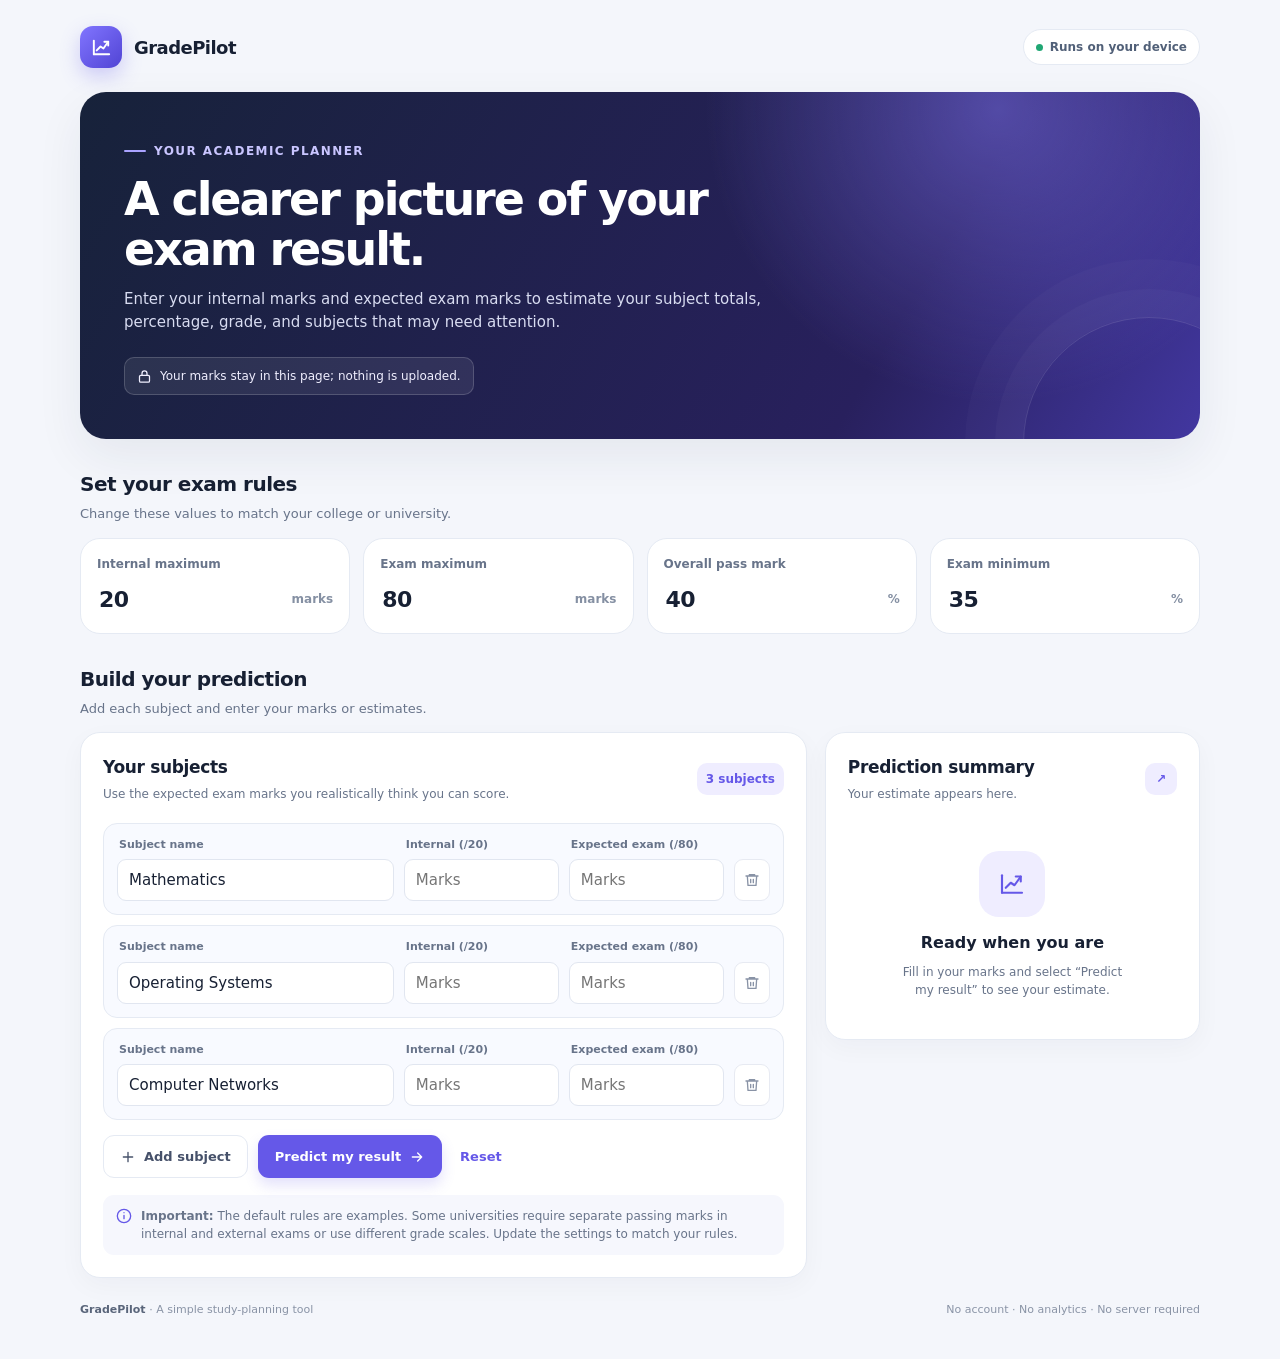
<file: index.html>
<!DOCTYPE html>
<html lang="en">
<head>
  <meta charset="UTF-8" />
  <meta name="viewport" content="width=device-width, initial-scale=1.0" />
  <meta name="theme-color" content="#101827" />
  <title>Exam Result Predictor</title>
  <style>
    :root {
      color-scheme: light;
      --bg: #f4f6fb;
      --surface: #ffffff;
      --surface-soft: #f8faff;
      --ink: #172033;
      --muted: #68748a;
      --line: #e5eaf3;
      --brand: #6558e8;
      --brand-dark: #5144d4;
      --brand-soft: #efedff;
      --green: #15845d;
      --green-soft: #e8f8f0;
      --amber: #a76508;
      --amber-soft: #fff4dc;
      --red: #bf3c4b;
      --red-soft: #fff0f1;
      --shadow: 0 18px 48px rgba(27, 38, 70, .07);
      --radius: 20px;
    }
    * { box-sizing: border-box; }
    html { scroll-behavior: smooth; }
    body {
      margin: 0;
      background: var(--bg);
      color: var(--ink);
      font: 15px/1.5 system-ui, -apple-system, BlinkMacSystemFont, "Segoe UI", sans-serif;
    }
    button, input { font: inherit; }
    button { cursor: pointer; }
    .page { width: min(1120px, calc(100% - 32px)); margin: 0 auto; padding: 26px 0 40px; }
    .topbar { display: flex; align-items: center; justify-content: space-between; gap: 16px; margin-bottom: 24px; }
    .brand { display: flex; align-items: center; gap: 12px; font-weight: 800; letter-spacing: -.03em; font-size: 18px; }
    .logo { display: grid; place-items: center; width: 42px; height: 42px; border-radius: 13px; color: white; background: linear-gradient(135deg, #8175ff, #5144d4); box-shadow: 0 8px 20px rgba(101, 88, 232, .28); }
    .logo svg { width: 23px; height: 23px; }
    .local-tag { display: inline-flex; align-items: center; gap: 7px; color: #516078; background: #fff; border: 1px solid var(--line); border-radius: 999px; padding: 8px 12px; font-size: 12px; font-weight: 700; }
    .local-tag span { width: 7px; height: 7px; background: #20a774; border-radius: 50%; }
    .hero { position: relative; overflow: hidden; padding: clamp(24px, 5vw, 44px); color: white; border-radius: 26px; background: radial-gradient(circle at 82% 5%, rgba(135, 125, 255, .45), transparent 30%), linear-gradient(120deg, #17223a, #28205d 72%, #4237a0); box-shadow: var(--shadow); }
    .hero::after { content: ""; position: absolute; width: 250px; height: 250px; right: -75px; bottom: -130px; border: 1px solid rgba(255,255,255,.12); border-radius: 50%; box-shadow: 0 0 0 28px rgba(255,255,255,.025), 0 0 0 58px rgba(255,255,255,.02); pointer-events: none; }
    .eyebrow { display: inline-flex; align-items: center; gap: 8px; color: #c9c5ff; font-size: 12px; letter-spacing: .12em; font-weight: 800; text-transform: uppercase; }
    .eyebrow::before { content: ""; width: 22px; height: 2px; background: #aaa3ff; border-radius: 9px; }
    h1 { font-size: clamp(29px, 5vw, 46px); line-height: 1.08; letter-spacing: -.045em; max-width: 620px; margin: 15px 0 14px; }
    .hero p { max-width: 650px; margin: 0; color: #d8dcf1; font-size: 15px; }
    .hero-note { display: inline-flex; align-items: center; gap: 8px; margin-top: 24px; padding: 9px 12px; border: 1px solid rgba(255,255,255,.17); background: rgba(255,255,255,.08); border-radius: 10px; color: #f0efff; font-size: 12px; }
    .section-heading { display: flex; align-items: end; justify-content: space-between; gap: 16px; margin: 30px 0 14px; }
    .section-heading h2 { margin: 0; font-size: 20px; letter-spacing: -.025em; }
    .section-heading p { margin: 5px 0 0; color: var(--muted); font-size: 13px; }
    .settings { display: grid; grid-template-columns: repeat(4, minmax(0, 1fr)); gap: 13px; }
    .setting, .panel, .metric { background: var(--surface); border: 1px solid var(--line); border-radius: var(--radius); }
    .setting { padding: 16px; }
    .setting label { display: block; color: var(--muted); font-size: 12px; font-weight: 700; margin-bottom: 9px; }
    .setting .input-wrap { display: flex; align-items: center; gap: 8px; }
    .setting input { width: 100%; min-width: 0; border: 0; outline: none; color: var(--ink); font-size: 22px; font-weight: 800; letter-spacing: -.03em; background: transparent; }
    .setting .suffix { color: #8590a3; font-weight: 700; font-size: 12px; }
    .setting:focus-within { border-color: #aaa3ff; box-shadow: 0 0 0 3px rgba(101,88,232,.08); }
    .workspace { display: grid; grid-template-columns: minmax(0, 1.55fr) minmax(260px, .8fr); gap: 18px; align-items: start; }
    .panel { padding: 22px; box-shadow: 0 8px 26px rgba(27,38,70,.035); }
    .panel-title { display: flex; align-items: center; justify-content: space-between; gap: 14px; margin-bottom: 20px; }
    .panel-title h3 { margin: 0; font-size: 17px; letter-spacing: -.02em; }
    .panel-title p { margin: 4px 0 0; font-size: 12px; color: var(--muted); }
    .count { flex: 0 0 auto; display: inline-grid; place-items: center; min-width: 32px; height: 32px; padding: 0 9px; border-radius: 10px; background: var(--brand-soft); color: var(--brand); font-weight: 800; font-size: 12px; }
    .subject-list { display: grid; gap: 10px; }
    .subject-row { display: grid; grid-template-columns: minmax(120px, 1.25fr) minmax(80px, .7fr) minmax(80px, .7fr) 36px; gap: 10px; align-items: end; padding: 13px; border: 1px solid var(--line); background: var(--surface-soft); border-radius: 14px; }
    .field label { display: block; color: var(--muted); font-size: 11px; font-weight: 700; margin: 0 0 6px 2px; }
    .field input { width: 100%; min-width: 0; height: 42px; padding: 0 11px; border: 1px solid #e1e6f0; border-radius: 9px; outline: none; color: var(--ink); background: #fff; }
    .field input:focus { border-color: var(--brand); box-shadow: 0 0 0 3px rgba(101,88,232,.1); }
    .field input[type="number"] { font-variant-numeric: tabular-nums; }
    .remove-btn { display: grid; place-items: center; width: 36px; height: 42px; border: 1px solid #e7eaf2; border-radius: 9px; background: #fff; color: #8993a6; }
    .remove-btn:hover { color: var(--red); border-color: #ffc6cc; background: var(--red-soft); }
    .remove-btn svg { width: 16px; height: 16px; }
    .actions { display: flex; align-items: center; gap: 10px; flex-wrap: wrap; margin-top: 15px; }
    .btn { display: inline-flex; align-items: center; justify-content: center; gap: 8px; min-height: 43px; padding: 0 16px; border-radius: 11px; border: 1px solid transparent; font-weight: 750; font-size: 13px; transition: transform .15s ease, background .15s ease; }
    .btn:active { transform: translateY(1px); }
    .btn svg { width: 16px; height: 16px; }
    .btn-primary { color: #fff; background: var(--brand); box-shadow: 0 7px 14px rgba(101,88,232,.18); }
    .btn-primary:hover { background: var(--brand-dark); }
    .btn-secondary { color: #46516a; background: #fff; border-color: var(--line); }
    .btn-secondary:hover { background: #f6f7fc; }
    .btn-plain { color: var(--brand); background: transparent; padding-left: 7px; padding-right: 7px; }
    .hint { display: flex; align-items: flex-start; gap: 9px; padding: 12px 13px; margin-top: 17px; color: #68748a; background: #f6f7fd; border-radius: 11px; font-size: 12px; }
    .hint svg { width: 16px; height: 16px; flex: 0 0 auto; margin-top: 1px; color: var(--brand); }
    .results-panel { position: sticky; top: 16px; }
    .results-placeholder { display: grid; place-items: center; padding: 28px 12px 18px; text-align: center; }
    .placeholder-icon { display: grid; place-items: center; width: 66px; height: 66px; color: var(--brand); background: var(--brand-soft); border-radius: 20px; margin-bottom: 14px; }
    .placeholder-icon svg { width: 30px; height: 30px; }
    .results-placeholder h4 { margin: 0; font-size: 16px; }
    .results-placeholder p { max-width: 240px; margin: 8px 0 0; color: var(--muted); font-size: 12px; }
    .results-content[hidden], .results-placeholder[hidden] { display: none; }
    .overall { padding: 17px; border-radius: 15px; background: linear-gradient(135deg, #f1efff, #f8f7ff); border: 1px solid #e7e3ff; }
    .overall-top { display: flex; justify-content: space-between; align-items: start; gap: 10px; }
    .small-label { color: #77759b; text-transform: uppercase; font-size: 10px; font-weight: 800; letter-spacing: .1em; }
    .percentage { font-size: 40px; line-height: 1.1; margin: 7px 0 5px; letter-spacing: -.05em; font-weight: 850; color: #29215f; font-variant-numeric: tabular-nums; }
    .total-line { color: #666384; font-size: 12px; }
    .status-pill { display: inline-flex; align-items: center; gap: 5px; border-radius: 999px; padding: 7px 9px; font-size: 10px; line-height: 1.1; font-weight: 850; white-space: nowrap; }
    .status-pill.pass { color: var(--green); background: var(--green-soft); }
    .status-pill.caution { color: var(--amber); background: var(--amber-soft); }
    .status-pill.fail { color: var(--red); background: var(--red-soft); }
    .metrics { display: grid; grid-template-columns: 1fr 1fr; gap: 10px; margin-top: 12px; }
    .metric { border-radius: 13px; padding: 13px; }
    .metric .metric-label { font-size: 11px; color: var(--muted); font-weight: 650; }
    .metric .metric-value { margin-top: 5px; font-size: 21px; font-weight: 850; letter-spacing: -.03em; font-variant-numeric: tabular-nums; }
    .metric .metric-sub { font-size: 10px; color: #8a94a6; margin-top: 2px; }
    .grade-strip { margin-top: 14px; padding: 13px; display: flex; align-items: center; justify-content: space-between; gap: 12px; background: #fff; border: 1px solid var(--line); border-radius: 13px; }
    .grade-strip .label { color: var(--muted); font-size: 12px; }
    .grade { color: var(--brand); font-weight: 900; font-size: 23px; letter-spacing: -.04em; }
    .breakdown { margin-top: 22px; }
    .breakdown h4 { margin: 0 0 13px; font-size: 13px; }
    .subject-result { padding: 11px 0; border-top: 1px solid var(--line); }
    .subject-result-top { display: flex; align-items: center; justify-content: space-between; gap: 10px; margin-bottom: 8px; }
    .subject-result-name { min-width: 0; font-size: 12px; font-weight: 750; overflow-wrap: anywhere; }
    .subject-result-score { color: #3b4660; font-size: 11px; font-weight: 800; white-space: nowrap; }
    .track { height: 6px; overflow: hidden; background: #edf0f7; border-radius: 99px; }
    .track-fill { height: 100%; border-radius: inherit; background: linear-gradient(90deg, #8276ff, #5d4ce0); }
    .track-fill.risk { background: #e3a33c; }
    .track-fill.fail { background: #e66c79; }
    .subject-result-foot { display: flex; align-items: center; justify-content: space-between; gap: 8px; margin-top: 7px; color: var(--muted); font-size: 10px; }
    .result-actions { display: flex; gap: 8px; margin-top: 16px; }
    .result-actions .btn { flex: 1; padding: 0 10px; }
    .message { display: none; margin: 0 0 16px; padding: 11px 13px; border-radius: 10px; color: #863d05; background: #fff4dc; border: 1px solid #f8e3b2; font-size: 12px; }
    .message.show { display: block; }
    .footer { display: flex; justify-content: space-between; gap: 15px; margin-top: 24px; color: #8a94a6; font-size: 11px; }
    .footer strong { color: #59657a; }
    .sr-only { position: absolute; width: 1px; height: 1px; padding: 0; margin: -1px; overflow: hidden; clip: rect(0,0,0,0); white-space: nowrap; border: 0; }
    @media (max-width: 880px) {
      .workspace { grid-template-columns: 1fr; }
      .results-panel { position: static; }
      .settings { grid-template-columns: repeat(2, minmax(0, 1fr)); }
    }
    @media (max-width: 560px) {
      .page { width: min(100% - 20px, 1120px); padding-top: 15px; }
      .topbar { margin-bottom: 16px; }
      .brand { font-size: 16px; }
      .logo { width: 38px; height: 38px; }
      .local-tag { font-size: 10px; padding: 7px 9px; }
      .hero { border-radius: 20px; padding: 24px 20px; }
      .hero p { font-size: 13px; }
      .section-heading { margin-top: 23px; }
      .section-heading h2 { font-size: 18px; }
      .settings { gap: 9px; }
      .setting { padding: 13px; border-radius: 14px; }
      .setting input { font-size: 20px; }
      .panel { padding: 15px; border-radius: 16px; }
      .subject-row { grid-template-columns: minmax(0, 1fr) minmax(0, .8fr) minmax(0, .8fr) 32px; gap: 7px; padding: 9px; }
      .field label { font-size: 10px; }
      .field input { padding: 0 7px; height: 40px; font-size: 13px; }
      .remove-btn { width: 32px; height: 40px; }
      .actions .btn-primary { flex: 1 1 100%; }
      .footer { flex-direction: column; }
    }
    @media print {
      body { background: #fff; }
      .page { width: 100%; padding: 0; }
      .hero { padding: 22px; box-shadow: none; print-color-adjust: exact; }
      .settings, .subject-panel, .topbar .local-tag, .footer .privacy, .result-actions { display: none !important; }
      .workspace { display: block; }
      .results-panel { position: static; margin-top: 20px; box-shadow: none; }
      .results-placeholder { display: none !important; }
      .results-content[hidden] { display: block !important; }
      .panel { box-shadow: none; }
    }
  </style>
</head>
<body>
  <main class="page">
    <header class="topbar">
      <div class="brand">
        <div class="logo" aria-hidden="true">
          <svg viewBox="0 0 24 24" fill="none" stroke="currentColor" stroke-width="2" stroke-linecap="round" stroke-linejoin="round"><path d="M4 19V5"/><path d="M4 19h16"/><path d="m7 15 4-4 3 2 5-7"/><path d="M15 6h4v4"/></svg>
        </div>
        <span>GradePilot</span>
      </div>
      <div class="local-tag"><span></span> Runs on your device</div>
    </header>

    <section class="hero" aria-labelledby="page-title">
      <div class="eyebrow">Your academic planner</div>
      <h1 id="page-title">A clearer picture of your exam result.</h1>
      <p>Enter your internal marks and expected exam marks to estimate your subject totals, percentage, grade, and subjects that may need attention.</p>
      <div class="hero-note">
        <svg width="15" height="15" viewBox="0 0 24 24" fill="none" stroke="currentColor" stroke-width="2" stroke-linecap="round" stroke-linejoin="round" aria-hidden="true"><rect x="4" y="10" width="16" height="11" rx="2"/><path d="M8 10V7a4 4 0 0 1 8 0v3"/></svg>
        Your marks stay in this page; nothing is uploaded.
      </div>
    </section>

    <section aria-labelledby="rules-title">
      <div class="section-heading">
        <div><h2 id="rules-title">Set your exam rules</h2><p>Change these values to match your college or university.</p></div>
      </div>
      <div class="settings">
        <div class="setting"><label for="internalMax">Internal maximum</label><div class="input-wrap"><input id="internalMax" type="number" min="1" max="1000" value="20" inputmode="decimal"><span class="suffix">marks</span></div></div>
        <div class="setting"><label for="examMax">Exam maximum</label><div class="input-wrap"><input id="examMax" type="number" min="1" max="1000" value="80" inputmode="decimal"><span class="suffix">marks</span></div></div>
        <div class="setting"><label for="passPercent">Overall pass mark</label><div class="input-wrap"><input id="passPercent" type="number" min="0" max="100" value="40" inputmode="decimal"><span class="suffix">%</span></div></div>
        <div class="setting"><label for="examPassPercent">Exam minimum</label><div class="input-wrap"><input id="examPassPercent" type="number" min="0" max="100" value="35" inputmode="decimal"><span class="suffix">%</span></div></div>
      </div>
    </section>

    <div class="section-heading">
      <div><h2>Build your prediction</h2><p>Add each subject and enter your marks or estimates.</p></div>
    </div>

    <div class="workspace">
      <section class="panel subject-panel" aria-labelledby="subjects-title">
        <div class="panel-title">
          <div><h3 id="subjects-title">Your subjects</h3><p>Use the expected exam marks you realistically think you can score.</p></div>
          <span class="count" id="subjectCount">3 subjects</span>
        </div>
        <div class="message" id="message" role="alert"></div>
        <div class="subject-list" id="subjectList">
          <!-- Editable subjects are created by JavaScript. -->
        </div>
        <div class="actions">
          <button class="btn btn-secondary" id="addSubject" type="button">
            <svg viewBox="0 0 24 24" fill="none" stroke="currentColor" stroke-width="2" stroke-linecap="round" aria-hidden="true"><path d="M12 5v14M5 12h14"/></svg>
            Add subject
          </button>
          <button class="btn btn-primary" id="predictBtn" type="button">
            Predict my result
            <svg viewBox="0 0 24 24" fill="none" stroke="currentColor" stroke-width="2" stroke-linecap="round" stroke-linejoin="round" aria-hidden="true"><path d="M5 12h14M13 6l6 6-6 6"/></svg>
          </button>
          <button class="btn btn-plain" id="resetBtn" type="button">Reset</button>
        </div>
        <div class="hint">
          <svg viewBox="0 0 24 24" fill="none" stroke="currentColor" stroke-width="2" stroke-linecap="round" stroke-linejoin="round" aria-hidden="true"><circle cx="12" cy="12" r="10"/><path d="M12 11v5M12 7h.01"/></svg>
          <span><strong>Important:</strong> The default rules are examples. Some universities require separate passing marks in internal and external exams or use different grade scales. Update the settings to match your rules.</span>
        </div>
      </section>

      <aside class="panel results-panel" aria-labelledby="results-title">
        <div class="panel-title">
          <div><h3 id="results-title">Prediction summary</h3><p>Your estimate appears here.</p></div>
          <span class="count" aria-hidden="true">↗</span>
        </div>
        <div class="results-placeholder" id="resultsPlaceholder">
          <div class="placeholder-icon" aria-hidden="true"><svg viewBox="0 0 24 24" fill="none" stroke="currentColor" stroke-width="1.7" stroke-linecap="round" stroke-linejoin="round"><path d="M4 19V5"/><path d="M4 19h16"/><path d="m7 15 4-4 3 2 5-7"/><path d="M15 6h4v4"/></svg></div>
          <h4>Ready when you are</h4>
          <p>Fill in your marks and select “Predict my result” to see your estimate.</p>
        </div>
        <div class="results-content" id="resultsContent" hidden>
          <div class="overall">
            <div class="overall-top">
              <div>
                <div class="small-label">Predicted percentage</div>
                <div class="percentage" id="overallPercent">—%</div>
                <div class="total-line" id="overallTotal">— / — marks</div>
              </div>
              <span class="status-pill caution" id="overallStatus">Estimate</span>
            </div>
          </div>
          <div class="metrics">
            <div class="metric"><div class="metric-label">Subjects entered</div><div class="metric-value" id="subjectMetric">—</div><div class="metric-sub">included in estimate</div></div>
            <div class="metric"><div class="metric-label">Predicted pass</div><div class="metric-value" id="passMetric">— / —</div><div class="metric-sub">based on your rules</div></div>
          </div>
          <div class="grade-strip"><span class="label">Estimated grade</span><span class="grade" id="gradeValue">—</span></div>
          <div class="breakdown">
            <h4>Subject-wise breakdown</h4>
            <div id="subjectResults"></div>
          </div>
          <div class="result-actions">
            <button type="button" class="btn btn-secondary" id="exportBtn">
              <svg viewBox="0 0 24 24" fill="none" stroke="currentColor" stroke-width="2" stroke-linecap="round" stroke-linejoin="round" aria-hidden="true"><path d="M12 3v12M7 10l5 5 5-5"/><path d="M5 17v4h14v-4"/></svg>
              Export CSV
            </button>
            <button type="button" class="btn btn-secondary" id="printBtn">
              <svg viewBox="0 0 24 24" fill="none" stroke="currentColor" stroke-width="2" stroke-linecap="round" stroke-linejoin="round" aria-hidden="true"><path d="M6 9V3h12v6M6 18H4a2 2 0 0 1-2-2v-5a2 2 0 0 1 2-2h16a2 2 0 0 1 2 2v5a2 2 0 0 1-2 2h-2"/><path d="M6 14h12v7H6z"/></svg>
              Print
            </button>
          </div>
        </div>
      </aside>
    </div>

    <footer class="footer">
      <span><strong>GradePilot</strong> · A simple study-planning tool</span>
      <span class="privacy">No account · No analytics · No server required</span>
    </footer>
  </main>

  <script>
    (() => {
      'use strict';

      const $ = (selector, root = document) => root.querySelector(selector);
      const subjectList = $('#subjectList');
      const subjectCount = $('#subjectCount');
      const message = $('#message');
      const resultsPlaceholder = $('#resultsPlaceholder');
      const resultsContent = $('#resultsContent');
      let nextId = 1;
      let lastResults = null;

      const icons = {
        trash: '<svg viewBox="0 0 24 24" fill="none" stroke="currentColor" stroke-width="2" stroke-linecap="round" stroke-linejoin="round" aria-hidden="true"><path d="M3 6h18M8 6V4h8v2M19 6l-1 14H6L5 6M10 11v5M14 11v5"/></svg>'
      };

      function settings() {
        const internalMax = Number($('#internalMax').value);
        const examMax = Number($('#examMax').value);
        const passPercent = Number($('#passPercent').value);
        const examPassPercent = Number($('#examPassPercent').value);
        if (![internalMax, examMax, passPercent, examPassPercent].every(Number.isFinite) || internalMax <= 0 || examMax <= 0 || internalMax > 1000 || examMax > 1000 || passPercent < 0 || passPercent > 100 || examPassPercent < 0 || examPassPercent > 100) {
          throw new Error('Please enter valid exam rules. Maximum marks must be greater than zero, and pass percentages must be between 0 and 100.');
        }
        return { internalMax, examMax, totalMax: internalMax + examMax, passPercent, examPassPercent };
      }

      function showMessage(text) {
        message.textContent = text;
        message.classList.add('show');
      }
      function clearMessage() {
        message.textContent = '';
        message.classList.remove('show');
      }

      function updateCount() {
        const count = subjectList.querySelectorAll('.subject-row').length;
        subjectCount.textContent = `${count} subject${count === 1 ? '' : 's'}`;
      }

      function addSubject(name = '', internal = '', exam = '') {
        const id = nextId++;
        const row = document.createElement('div');
        row.className = 'subject-row';
        row.dataset.id = String(id);
        row.innerHTML = `
          <div class="field">
            <label for="subject-name-${id}">Subject name</label>
            <input id="subject-name-${id}" class="subject-name" type="text" maxlength="70" placeholder="e.g. Mathematics" value="">
          </div>
          <div class="field">
            <label for="subject-internal-${id}">Internal <span class="internal-cap">(/20)</span></label>
            <input id="subject-internal-${id}" class="subject-internal" type="number" min="0" step="0.01" inputmode="decimal" placeholder="Marks">
          </div>
          <div class="field">
            <label for="subject-exam-${id}">Expected exam <span class="exam-cap">(/80)</span></label>
            <input id="subject-exam-${id}" class="subject-exam" type="number" min="0" step="0.01" inputmode="decimal" placeholder="Marks">
          </div>
          <button type="button" class="remove-btn" aria-label="Remove subject" title="Remove subject">${icons.trash}</button>
        `;
        $('.subject-name', row).value = name;
        $('.subject-internal', row).value = internal;
        $('.subject-exam', row).value = exam;
        $('.remove-btn', row).addEventListener('click', () => {
          row.remove();
          updateCount();
          clearMessage();
        });
        row.querySelectorAll('input').forEach(input => input.addEventListener('input', clearMessage));
        subjectList.appendChild(row);
        updateCount();
        updateMarkCaps();
      }

      function updateMarkCaps() {
        const im = Number($('#internalMax').value);
        const em = Number($('#examMax').value);
        document.querySelectorAll('.internal-cap').forEach(el => el.textContent = `(/${Number.isFinite(im) && im > 0 ? im : '—'})`);
        document.querySelectorAll('.exam-cap').forEach(el => el.textContent = `(/${Number.isFinite(em) && em > 0 ? em : '—'})`);
        document.querySelectorAll('.subject-internal').forEach(el => el.max = Number.isFinite(im) && im > 0 ? im : 1000);
        document.querySelectorAll('.subject-exam').forEach(el => el.max = Number.isFinite(em) && em > 0 ? em : 1000);
      }

      function gradeFor(percent) {
        if (percent >= 90) return 'A+';
        if (percent >= 80) return 'A';
        if (percent >= 70) return 'B+';
        if (percent >= 60) return 'B';
        if (percent >= 50) return 'C';
        if (percent >= 40) return 'D';
        return 'F';
      }

      function formatNumber(number) {
        return Number(number).toLocaleString(undefined, { maximumFractionDigits: 2 });
      }

      function predict() {
        clearMessage();
        let rule;
        try { rule = settings(); }
        catch (error) { showMessage(error.message); return; }

        const rows = Array.from(subjectList.querySelectorAll('.subject-row'));
        if (!rows.length) { showMessage('Add at least one subject before predicting your result.'); return; }
        const results = [];
        const skipped = [];
        for (const [index, row] of rows.entries()) {
          const name = $('.subject-name', row).value.trim() || `Subject ${index + 1}`;
          const internalRaw = $('.subject-internal', row).value.trim();
          const examRaw = $('.subject-exam', row).value.trim();
          if (internalRaw === '' || examRaw === '') {
            skipped.push(name);
            continue;
          }
          const internal = Number(internalRaw);
          const exam = Number(examRaw);
          if (!Number.isFinite(internal) || !Number.isFinite(exam) || internal < 0 || exam < 0 || internal > rule.internalMax || exam > rule.examMax) {
            showMessage(`Check marks for “${name}”. Internal marks must be 0–${rule.internalMax} and exam marks must be 0–${rule.examMax}.`);
            row.scrollIntoView({ behavior: 'smooth', block: 'center' });
            return;
          }
          const total = internal + exam;
          const percent = total / rule.totalMax * 100;
          const examPercent = exam / rule.examMax * 100;
          const pass = percent >= rule.passPercent && examPercent >= rule.examPassPercent;
          results.push({ name, internal, exam, total, percent, examPercent, pass, totalMax: rule.totalMax });
        }
        if (!results.length) {
          showMessage('Enter both internal and expected exam marks for at least one subject.');
          return;
        }
        if (skipped.length) {
          showMessage(`${skipped.length} incomplete subject${skipped.length === 1 ? ' was' : 's were'} skipped. Enter both marks to include ${skipped.length === 1 ? 'it' : 'them'} in the prediction.`);
        }

        const obtained = results.reduce((sum, item) => sum + item.total, 0);
        const maximum = results.length * rule.totalMax;
        const overallPercent = obtained / maximum * 100;
        const passes = results.filter(item => item.pass).length;
        const allPass = passes === results.length;

        $('#overallPercent').textContent = `${formatNumber(overallPercent)}%`;
        $('#overallTotal').textContent = `${formatNumber(obtained)} / ${formatNumber(maximum)} marks`;
        $('#subjectMetric').textContent = String(results.length);
        $('#passMetric').textContent = `${passes} / ${results.length}`;
        $('#gradeValue').textContent = gradeFor(overallPercent);

        const overallStatus = $('#overallStatus');
        overallStatus.className = 'status-pill ' + (allPass ? 'pass' : passes === 0 ? 'fail' : 'caution');
        overallStatus.textContent = allPass ? 'Likely pass' : passes === 0 ? 'At risk' : 'Review subjects';

        const output = $('#subjectResults');
        output.replaceChildren();
        results.forEach(item => {
          const entry = document.createElement('div');
          entry.className = 'subject-result';
          const tone = item.pass ? '' : item.percent < rule.passPercent ? 'fail' : 'risk';
          const statusText = item.pass ? 'Likely pass' : item.percent < rule.passPercent ? 'Below overall pass mark' : 'External exam below minimum';
          entry.innerHTML = `
            <div class="subject-result-top"><span class="subject-result-name"></span><span class="subject-result-score">${formatNumber(item.total)} / ${formatNumber(item.totalMax)}</span></div>
            <div class="track" aria-label="${formatNumber(item.percent)} percent"><div class="track-fill ${tone}" style="width:${Math.max(0, Math.min(100, item.percent))}%"></div></div>
            <div class="subject-result-foot"><span>${formatNumber(item.percent)}% · ${item.pass ? gradeFor(item.percent) : 'Needs attention'}</span><span>${statusText}</span></div>
          `;
          $('.subject-result-name', entry).textContent = item.name;
          output.appendChild(entry);
        });

        resultsPlaceholder.hidden = true;
        resultsContent.hidden = false;
        lastResults = { results, obtained, maximum, overallPercent, grade: gradeFor(overallPercent), passes, allPass, rule };
      }

      function csvEscape(value) {
        const text = String(value ?? '');
        return /[",\n]/.test(text) ? `"${text.replace(/"/g, '""')}"` : text;
      }

      function exportCsv() {
        if (!lastResults) { showMessage('Predict your result before exporting.'); return; }
        const { results, obtained, maximum, overallPercent, grade, passes, rule } = lastResults;
        const rows = [
          ['Exam Result Prediction — Estimate'],
          ['Internal maximum', rule.internalMax],
          ['Exam maximum', rule.examMax],
          ['Overall pass mark (%)', rule.passPercent],
          ['Exam minimum (%)', rule.examPassPercent],
          [],
          ['Subject', 'Internal marks', 'Expected exam marks', 'Predicted total', 'Maximum total', 'Percentage', 'Estimated grade', 'Predicted status']
        ];
        results.forEach(item => rows.push([item.name, item.internal, item.exam, item.total, item.totalMax, `${formatNumber(item.percent)}%`, gradeFor(item.percent), item.pass ? 'Likely pass' : 'Needs attention']));
        rows.push([], ['Overall', '', '', formatNumber(obtained), formatNumber(maximum), `${formatNumber(overallPercent)}%`, grade, `${passes}/${results.length} subjects likely to pass`]);
        const csv = '\uFEFF' + rows.map(row => row.map(csvEscape).join(',')).join('\r\n');
        const blob = new Blob([csv], { type: 'text/csv;charset=utf-8;' });
        const url = URL.createObjectURL(blob);
        const link = document.createElement('a');
        link.href = url;
        link.download = 'exam-result-prediction.csv';
        document.body.appendChild(link);
        link.click();
        link.remove();
        URL.revokeObjectURL(url);
      }

      function reset() {
        $('#internalMax').value = 20;
        $('#examMax').value = 80;
        $('#passPercent').value = 40;
        $('#examPassPercent').value = 35;
        subjectList.replaceChildren();
        nextId = 1;
        addSubject('Mathematics');
        addSubject('Operating Systems');
        addSubject('Computer Networks');
        clearMessage();
        resultsPlaceholder.hidden = false;
        resultsContent.hidden = true;
        lastResults = null;
        updateMarkCaps();
      }

      $('#addSubject').addEventListener('click', () => {
        if (subjectList.querySelectorAll('.subject-row').length >= 30) {
          showMessage('You can add up to 30 subjects.');
          return;
        }
        addSubject();
        clearMessage();
        const inputs = subjectList.lastElementChild.querySelector('.subject-name');
        inputs.focus();
      });
      $('#predictBtn').addEventListener('click', predict);
      $('#resetBtn').addEventListener('click', reset);
      $('#exportBtn').addEventListener('click', exportCsv);
      $('#printBtn').addEventListener('click', () => window.print());
      ['internalMax', 'examMax'].forEach(id => $('#' + id).addEventListener('input', updateMarkCaps));
      ['internalMax', 'examMax', 'passPercent', 'examPassPercent'].forEach(id => $('#' + id).addEventListener('input', clearMessage));

      reset();
    })();
  </script>
</body>
</html>
</file>
